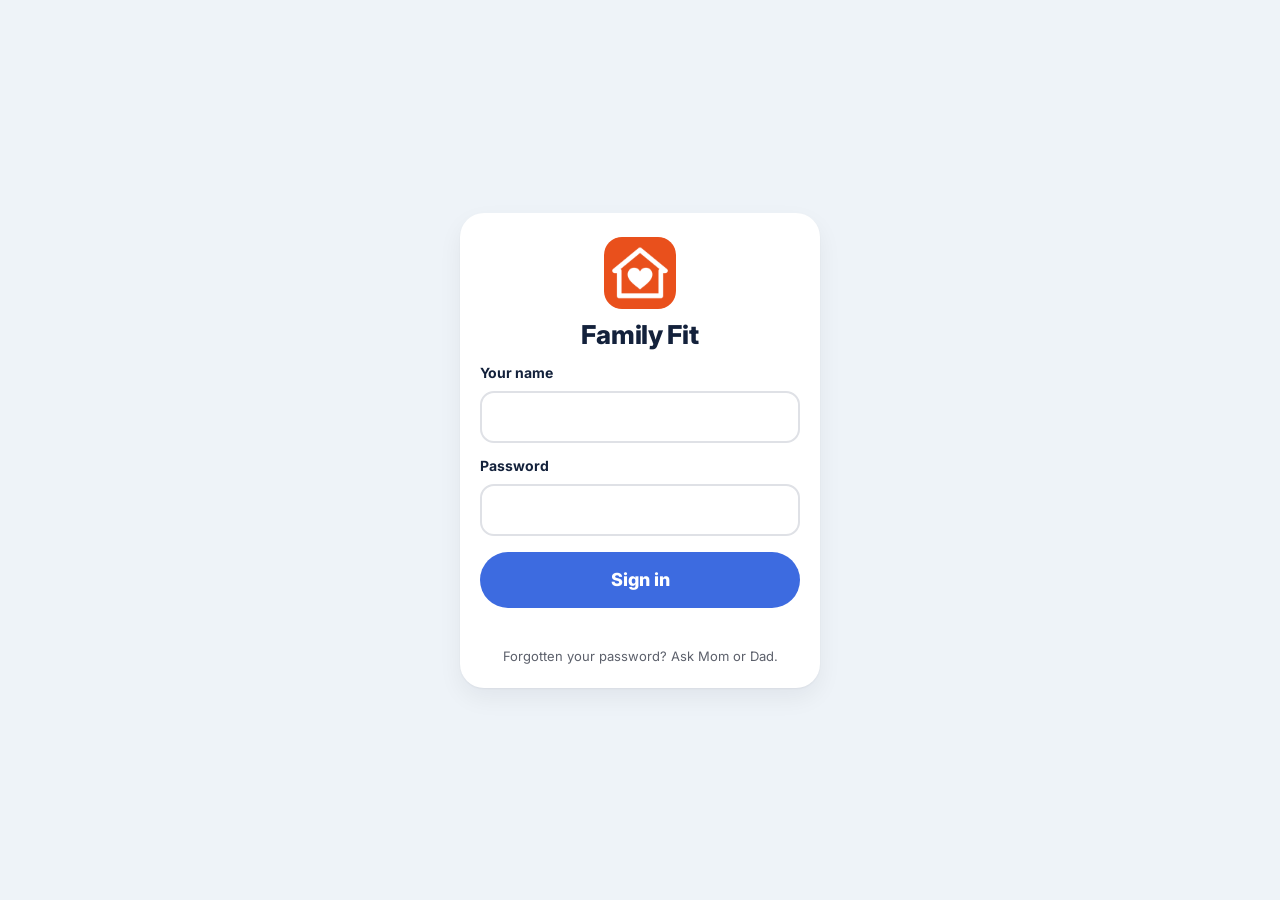
<file: index.html>
<!doctype html>
<html lang="en-ZA">
<head>
<meta charset="utf-8">
<meta name="viewport" content="width=device-width,initial-scale=1,viewport-fit=cover">
<meta name="robots" content="noindex, nofollow">
<meta name="referrer" content="no-referrer">
<meta name="mobile-web-app-capable" content="yes">
<meta name="apple-mobile-web-app-capable" content="yes">
<meta name="apple-mobile-web-app-status-bar-style" content="default">
<meta name="apple-mobile-web-app-title" content="Family Fit">
<meta name="theme-color" content="#3D6BE0">
<title>Family Fit</title>
<link rel="manifest" href="manifest.webmanifest">
<link rel="icon" href="img/icon-192.png">
<link rel="apple-touch-icon" href="img/icon-180.png">
<link rel="stylesheet" href="https://fonts.googleapis.com/css2?family=Inter:wght@400..800&display=swap">
<link rel="stylesheet" href="shell.css">
</head>
<body>
<div id="ff-boot" class="ffs-screen ffs-skel" aria-busy="true">
  <div class="ffs-sk" aria-hidden="true">
    <div class="ffs-sk-row"><i class="ffs-sk-pill"></i><i class="ffs-sk-pill ffs-sk-s"></i><i class="ffs-sk-pill ffs-sk-s"></i></div>
    <i class="ffs-sk-title"></i>
    <i class="ffs-sk-line"></i>
    <i class="ffs-sk-card"></i>
    <div class="ffs-sk-two"><i></i><i></i></div>
    <i class="ffs-sk-card ffs-sk-short"></i>
  </div>
  <p class="ffs-sub ffs-sk-msg" id="ff-boot-msg" aria-live="polite">Opening…</p>
  <i class="ffs-sk-nav" aria-hidden="true"></i>
</div>

<div id="ff-login" class="ffs-screen" hidden>
  <form class="ffs-card" id="ff-login-form" autocomplete="on">
    <img class="ffs-logo" src="img/icon-192.png" alt="">
    <p class="ffs-title">Family Fit</p>
    <div id="ff-known" class="ffs-known" hidden></div>
    <label class="ffs-label" for="ff-name">Your name</label>
    <input class="ffs-input" id="ff-name" name="username" autocomplete="username" autocapitalize="none" autocorrect="off" spellcheck="false" required>
    <label class="ffs-label" for="ff-pass">Password</label>
    <input class="ffs-input" id="ff-pass" name="password" type="password" autocomplete="current-password" required>
    <button class="ffs-btn" id="ff-go" type="submit">Sign in</button>
    <p class="ffs-err" id="ff-err" role="alert"></p>
    <p class="ffs-small">Forgotten your password? Ask Mom or Dad.</p>
  </form>
</div>

<script src="shell.js"></script>
</body>
</html>
</file>
<file: shell.css>
/* The front door: the opening screen, sign-in, the Holeshot window and small notices.
   The app's own screens bring their own styles once someone has signed in. */
:root{color-scheme:light;box-sizing:border-box;padding:env(safe-area-inset-top,0px) env(safe-area-inset-right,0px) env(safe-area-inset-bottom,0px) env(safe-area-inset-left,0px)}
html{scroll-padding-top:env(safe-area-inset-top,0px)}
body{margin:0;padding:0;font:14px "Inter","Segoe UI",-apple-system,BlinkMacSystemFont,Roboto,sans-serif;background:#EEF3F8;color:#13213B}
img{max-width:100%}
[hidden]:not([hidden=until-found i]){display:none!important}
*{box-sizing:border-box}

.ffs-screen{min-height:100vh;min-height:100dvh;display:grid;place-items:center;padding:16px}
.ffs-card{width:100%;max-width:360px;background:#fff;border-radius:24px;padding:24px 20px;display:grid;gap:10px;box-shadow:0 1px 2px rgba(20,22,30,.05),0 10px 24px rgba(20,22,30,.06)}
.ffs-center{justify-items:center;text-align:center}
.ffs-logo{width:72px;height:72px;border-radius:18px;justify-self:center}
.ffs-title{margin:0;font-family:inherit;font-size:26px;font-weight:800;text-align:center;letter-spacing:-.01em}
.ffs-sub{margin:0;color:#5C606B;font-size:15px}
.ffs-label{font-weight:700;font-size:14px;margin-top:4px}
.ffs-input{width:100%;min-height:52px;border:2px solid #DFE1E6;border-radius:14px;padding:0 14px;font:inherit;font-size:18px;background:#fff;color:inherit}
.ffs-input:focus{outline:none;border-color:#3D6BE0}
.ffs-btn{min-height:56px;border:0;border-radius:999px;background:#3D6BE0;color:#fff;font:inherit;font-size:18px;font-weight:800;cursor:pointer;margin-top:6px}
.ffs-btn:disabled{opacity:.6}
.ffs-btn.ffs-sec{background:#fff;color:#15161B;border:2px solid #DFE1E6}
.ffs-err{margin:0;min-height:20px;color:#9A1F1F;font-weight:700;font-size:14px;text-align:center}
.ffs-small{margin:0;color:#5C606B;font-size:13px;text-align:center}
.ffs-known{display:grid;grid-template-columns:1fr 1fr;gap:8px}
.ffs-known button{min-height:52px;border:2px solid #DFE1E6;border-radius:14px;background:#fff;font:inherit;font-size:17px;font-weight:800;cursor:pointer;color:inherit}
.ffs-known button[aria-pressed="true"]{border-color:#3D6BE0;background:#E6EDFC}

/* Holeshot inside the app */
.ffs-hole{position:fixed;inset:0;z-index:1000;background:#101116;display:flex;flex-direction:column}
.ffs-holebar{display:flex;align-items:center;gap:10px;padding:calc(6px + env(safe-area-inset-top,0px)) 10px 6px;background:#101116;color:#fff}
.ffs-holebar button{min-height:44px;padding:0 16px;border:0;border-radius:999px;background:#fff;color:#15161B;font:inherit;font-size:15px;font-weight:800;cursor:pointer}
.ffs-holebar a{color:#C8F031;font-size:13px;font-weight:700;margin-left:auto}
.ffs-hole iframe{flex:1;width:100%;border:0;background:#fff}

/* Small notices along the bottom: saved offline, new version ready */
.ffs-toast{position:fixed;left:16px;right:16px;bottom:calc(84px + env(safe-area-inset-bottom,0px));margin-inline:auto;width:fit-content;max-width:488px;z-index:900;display:flex;align-items:center;gap:10px;padding:8px 8px 8px 16px;border-radius:999px;background:#15161B;color:#fff;font-size:14px;font-weight:700;box-shadow:0 6px 20px rgba(0,0,0,.25)}
.ffs-toast button{flex:none;min-height:44px;padding:0 16px;border:0;border-radius:999px;background:#3D6BE0;color:#fff;font:inherit;font-weight:800;cursor:pointer}

/* Account card, placed inside the app's settings */
.ffs-acct{display:grid;gap:8px}
.ffs-acct .ffs-row{display:flex;gap:8px;flex-wrap:wrap}
.ffs-acct .ffs-row>*{flex:1 1 140px}
.ffs-acct input{width:100%;min-height:48px;border:2px solid var(--line,#DFE1E6);border-radius:14px;padding:0 12px;font:inherit;font-size:16px;background:var(--surface,#fff);color:var(--fg,#15161B)}
.ffs-acct button{min-height:48px;border:0;border-radius:999px;font:inherit;font-weight:800;cursor:pointer;background:var(--peach-e,#3D6BE0);color:#fff;padding:0 16px}
.ffs-acct button.ffs-sec{background:var(--surface,#fff);color:var(--fg,#15161B);border:2px solid var(--line,#DFE1E6)}
:root[data-theme="dark"] .ffs-acct button:not(.ffs-sec){color:#0F1014}
.ffs-acct p{margin:0}

/* Before sign-in the app doesn't know anyone's colour choice yet, so the front door follows the phone. */
@media (prefers-color-scheme: dark){
  :root{color-scheme:dark}
  body{background:#0F1014;color:#F3F4F6}
  .ffs-card{background:#1A1C22;box-shadow:none}
  .ffs-sub,.ffs-small{color:#B7BAC4}
  .ffs-input{background:#24262E;border-color:#2E3039}
  .ffs-input:focus{border-color:#FF7A45}
  .ffs-btn.ffs-sec,.ffs-known button{background:#24262E;border-color:#2E3039;color:#F3F4F6}
  .ffs-known button[aria-pressed="true"]{border-color:#FF7A45;background:#3A2117}
  .ffs-err{color:#FF8078}
}

/* While it opens: grey shapes where the Today cards will be, instead of a spinner */
.ffs-skel{place-items:start center;align-content:start;gap:14px;padding:16px 16px 0}
.ffs-sk{width:100%;max-width:520px;display:grid;gap:14px}
.ffs-sk i,.ffs-sk-nav{display:block;border-radius:22px;background:linear-gradient(90deg,#DCDFE6 0%,#EEF0F4 40%,#DCDFE6 80%);background-size:300% 100%;animation:ffs-shine 1.4s linear infinite}
.ffs-sk-row{display:flex;justify-content:space-between;gap:10px}
.ffs-sk-pill{width:120px;height:44px}.ffs-sk-pill.ffs-sk-s{width:84px}
.ffs-sk-title{width:62%;height:36px;margin-top:8px}
.ffs-sk-line{width:44%;height:18px}
.ffs-sk-card{height:220px;border-radius:28px!important}
.ffs-sk-card.ffs-sk-short{height:96px}
.ffs-sk-two{display:grid;grid-template-columns:1fr 1fr;gap:10px}.ffs-sk-two i{height:96px}
.ffs-sk-msg{width:100%;max-width:520px;text-align:center;font-size:13px}
.ffs-sk-nav{position:fixed;left:14px;right:14px;bottom:calc(10px + env(safe-area-inset-bottom,0px));max-width:560px;margin:0 auto;height:64px;border-radius:999px}
@keyframes ffs-shine{to{background-position:-150% 0}}
@media (prefers-reduced-motion:reduce){.ffs-sk i,.ffs-sk-nav{animation:none}}
@media (prefers-color-scheme: dark){
  .ffs-sk i,.ffs-sk-nav{background:linear-gradient(90deg,#161D36 0%,#222B4A 40%,#161D36 80%);background-size:300% 100%}
}
</file>
